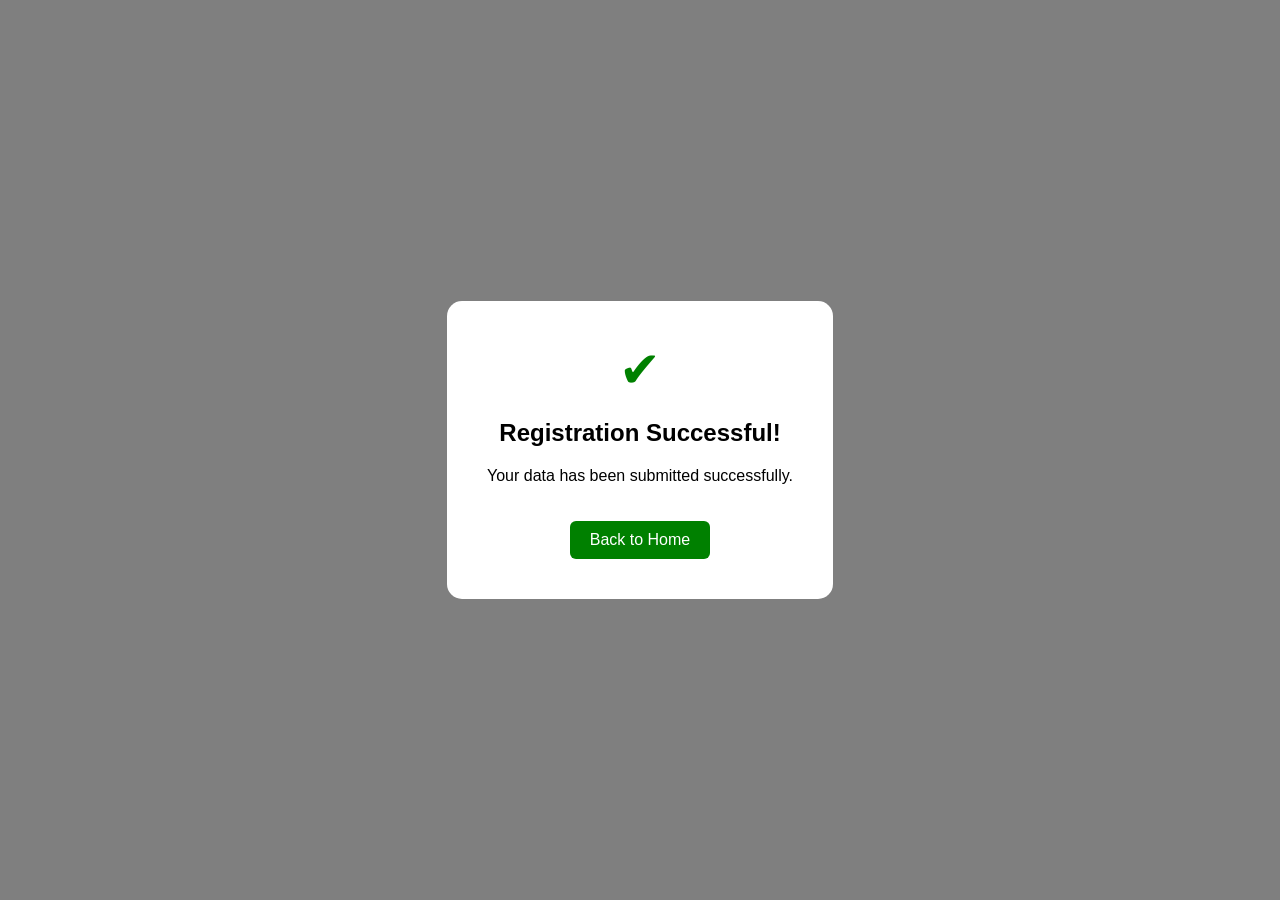
<file: action.html>
<!DOCTYPE html>
<html lang="en">
<head>
<meta charset="UTF-8">
<meta name="viewport" content="width=device-width, initial-scale=1.0">
<title>Success</title>

<style>
body {
    font-family: Arial;
    background-image: url("https://images.unsplash.com/photo-1464226184884-fa280b87c399");
    background-size: cover;
    background-position: center;
    display: flex;
    justify-content: center;
    align-items: center;
    height: 100vh;
    margin: 0;
}

/* Overlay */
body::before {
    content: "";
    position: absolute;
    top:0; left:0; right:0; bottom:0;
    background: rgba(0,0,0,0.5);
}

/* Card */
.success-card {
    position: relative;
    z-index: 1;
    background: white;
    padding: 40px;
    border-radius: 15px;
    text-align: center;
    max-width: 400px;
}

/* Icon */
.icon {
    font-size: 50px;
    color: green;
}

/* Button */
a {
    display: inline-block;
    margin-top: 20px;
    padding: 10px 20px;
    background: green;
    color: white;
    text-decoration: none;
    border-radius: 6px;
}

a:hover {
    background: darkgreen;
}
</style>

</head>

<body>

<div class="success-card">

<div class="icon">✔</div>

<h2>Registration Successful!</h2>

<p>Your data has been submitted successfully.</p>

<a href="index.html">Back to Home</a>

</div>

</body>
</html>
</file>
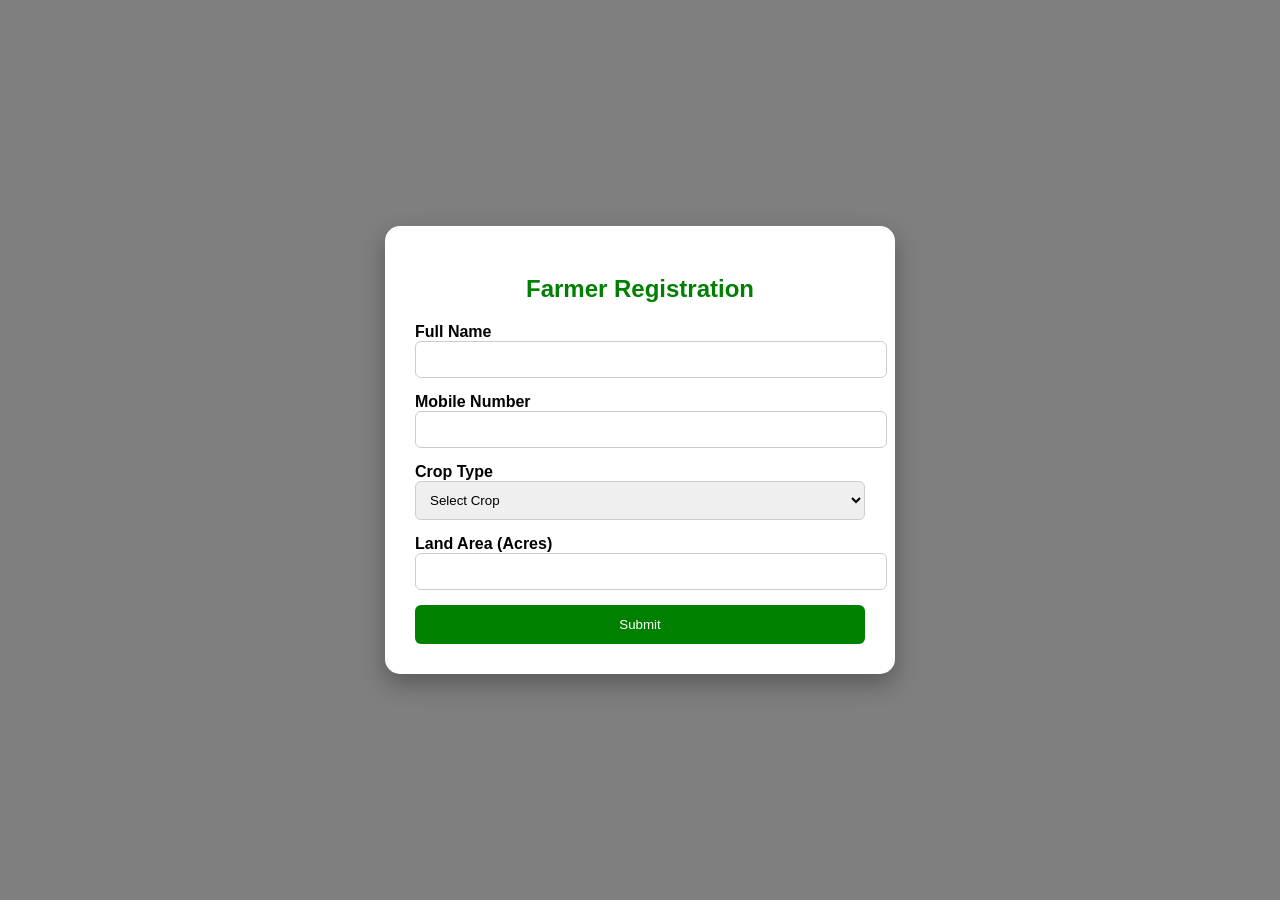
<file: contact.html>
<!DOCTYPE html>
<html lang="en">
<head>
<meta charset="UTF-8">
<meta name="viewport" content="width=device-width, initial-scale=1.0">
<title>Farmer Registration</title>

<style>
body {
    font-family: Arial;
    background-image: url("https://images.unsplash.com/photo-1500382017468-9049fed747ef");
    background-size: cover;
    background-position: center;
    display: flex;
    justify-content: center;
    align-items: center;
    height: 100vh;
    margin: 0;
}

/* Overlay */
body::before {
    content: "";
    position: absolute;
    top:0; left:0; right:0; bottom:0;
    background: rgba(0,0,0,0.5);
}

/* Form card */
.form-card {
    position: relative;
    z-index: 1;
    background: white;
    width: 100%;
    max-width: 450px;
    padding: 30px;
    border-radius: 15px;
    box-shadow: 0 10px 25px rgba(0,0,0,0.3);
}

/* Heading */
h2 {
    color: green;
    text-align: center;
    margin-bottom: 20px;
}

/* Labels */
label {
    font-weight: bold;
}

/* Inputs */
input, select {
    width: 100%;
    padding: 10px;
    margin-bottom: 15px;
    border-radius: 6px;
    border: 1px solid #ccc;
}

/* Button */
button {
    background: green;
    color: white;
    padding: 12px;
    width: 100%;
    border: none;
    border-radius: 6px;
    cursor: pointer;
}

button:hover {
    background: darkgreen;
}
</style>

</head>

<body>

<div class="form-card">
<h2>Farmer Registration</h2>

<form action="action.html">

<label>Full Name</label>
<input type="text" required>

<label>Mobile Number</label>
<input type="tel" required>

<label>Crop Type</label>
<select required>
<option value="">Select Crop</option>
<option>Wheat</option>
<option>Rice</option>
<option>Maize</option>
<option>Fruits</option>
<option>Vegetables</option>
</select>

<label>Land Area (Acres)</label>
<input type="number">

<button type="submit">Submit</button>

</form>
</div>

</body>
</html>
</file>
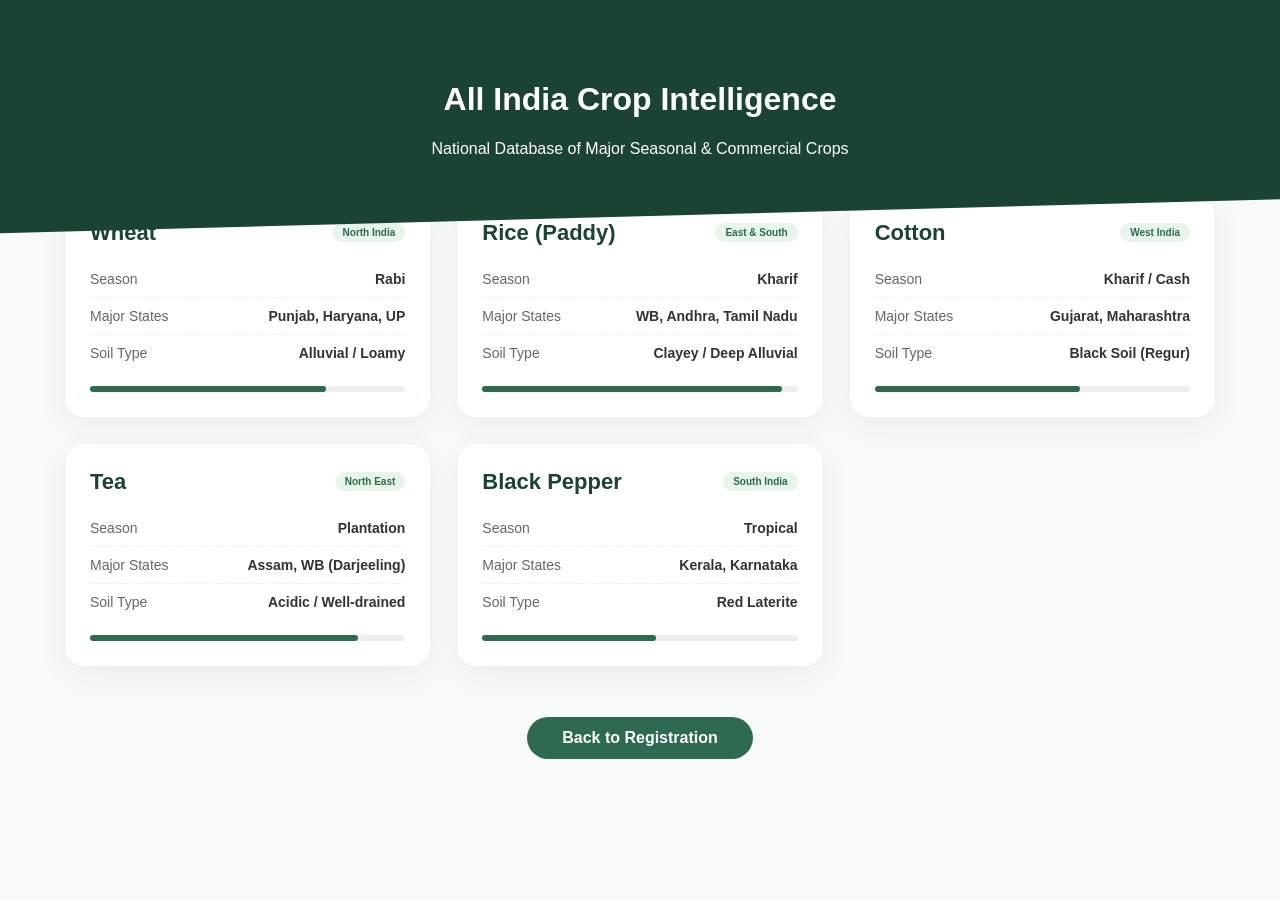
<file: crops.html>
<!DOCTYPE html>
<html lang="en">
<head>
    <meta charset="UTF-8">
    <meta name="viewport" content="width=device-width, initial-scale=1.0">
    <title>All India Crop Database</title>
    <style>
        :root {
            --dark-green: #1b4332;
            --mid-green: #2d6a4f;
            --soft-white: #f8faf8;
        }
        body {
            font-family: 'Segoe UI', sans-serif;
            background-color: var(--soft-white);
            margin: 0;
            display: flex;
            flex-direction: column;
            align-items: center;
        }
        .hero {
            width: 100%;
            background: var(--dark-green);
            color: white;
            padding: 60px 20px;
            text-align: center;
            clip-path: polygon(0 0, 100% 0, 100% 85%, 0 100%);
        }
        .grid-layout {
            display: grid;
            grid-template-columns: repeat(auto-fit, minmax(320px, 1fr));
            gap: 25px;
            max-width: 1200px;
            width: 90%;
            margin-top: -40px;
            padding-bottom: 50px;
        }
        .info-panel {
            background: white;
            border-radius: 20px;
            padding: 25px;
            box-shadow: 0 10px 30px rgba(0,0,0,0.05);
            border: 1px solid #eef2ee;
            transition: 0.3s;
        }
        .info-panel:hover {
            transform: translateY(-10px);
            border-color: var(--mid-green);
        }
        .crop-header {
            display: flex;
            justify-content: space-between;
            align-items: center;
            margin-bottom: 15px;
        }
        .crop-name { font-size: 22px; font-weight: 800; color: var(--dark-green); }
        .region-tag {
            font-size: 10px;
            background: #e8f5e9;
            color: var(--mid-green);
            padding: 4px 10px;
            border-radius: 50px;
            font-weight: bold;
        }
        .data-row {
            display: flex;
            justify-content: space-between;
            padding: 10px 0;
            border-bottom: 1px dashed #eee;
            font-size: 14px;
        }
        .label { color: #666; }
        .value { font-weight: 600; color: #333; }
        
        .progress-bar {
            height: 6px;
            background: #eee;
            border-radius: 10px;
            margin-top: 15px;
        }
        .progress-fill { height: 100%; background: var(--mid-green); border-radius: 10px; }
        
        .btn-back {
            margin-bottom: 60px;
            padding: 12px 35px;
            background: var(--mid-green);
            color: white;
            text-decoration: none;
            border-radius: 50px;
            font-weight: bold;
            transition: 0.3s;
        }
        .btn-back:hover { background: var(--dark-green); }
    </style>
</head>
<body>

<div class="hero">
    <h1>All India Crop Intelligence</h1>
    <p>National Database of Major Seasonal & Commercial Crops</p>
</div>

<div class="grid-layout">
    <div class="info-panel">
        <div class="crop-header">
            <span class="crop-name">Wheat</span>
            <span class="region-tag">North India</span>
        </div>
        <div class="data-row"><span class="label">Season</span><span class="value">Rabi</span></div>
        <div class="data-row"><span class="label">Major States</span><span class="value">Punjab, Haryana, UP</span></div>
        <div class="data-row" style="border:none;"><span class="label">Soil Type</span><span class="value">Alluvial / Loamy</span></div>
        <div class="progress-bar"><div class="progress-fill" style="width: 75%;"></div></div>
    </div>

    <div class="info-panel">
        <div class="crop-header">
            <span class="crop-name">Rice (Paddy)</span>
            <span class="region-tag">East & South</span>
        </div>
        <div class="data-row"><span class="label">Season</span><span class="value">Kharif</span></div>
        <div class="data-row"><span class="label">Major States</span><span class="value">WB, Andhra, Tamil Nadu</span></div>
        <div class="data-row" style="border:none;"><span class="label">Soil Type</span><span class="value">Clayey / Deep Alluvial</span></div>
        <div class="progress-bar"><div class="progress-fill" style="width: 95%;"></div></div>
    </div>

    <div class="info-panel">
        <div class="crop-header">
            <span class="crop-name">Cotton</span>
            <span class="region-tag">West India</span>
        </div>
        <div class="data-row"><span class="label">Season</span><span class="value">Kharif / Cash</span></div>
        <div class="data-row"><span class="label">Major States</span><span class="value">Gujarat, Maharashtra</span></div>
        <div class="data-row" style="border:none;"><span class="label">Soil Type</span><span class="value">Black Soil (Regur)</span></div>
        <div class="progress-bar"><div class="progress-fill" style="width: 65%;"></div></div>
    </div>

    <div class="info-panel">
        <div class="crop-header">
            <span class="crop-name">Tea</span>
            <span class="region-tag">North East</span>
        </div>
        <div class="data-row"><span class="label">Season</span><span class="value">Plantation</span></div>
        <div class="data-row"><span class="label">Major States</span><span class="value">Assam, WB (Darjeeling)</span></div>
        <div class="data-row" style="border:none;"><span class="label">Soil Type</span><span class="value">Acidic / Well-drained</span></div>
        <div class="progress-bar"><div class="progress-fill" style="width: 85%;"></div></div>
    </div>

    <div class="info-panel">
        <div class="crop-header">
            <span class="crop-name">Black Pepper</span>
            <span class="region-tag">South India</span>
        </div>
        <div class="data-row"><span class="label">Season</span><span class="value">Tropical</span></div>
        <div class="data-row"><span class="label">Major States</span><span class="value">Kerala, Karnataka</span></div>
        <div class="data-row" style="border:none;"><span class="label">Soil Type</span><span class="value">Red Laterite</span></div>
        <div class="progress-bar"><div class="progress-fill" style="width: 55%;"></div></div>
    </div>
</div>

<a href="index.html" class="btn-back">Back to Registration</a>

</body>
</html>
</file>
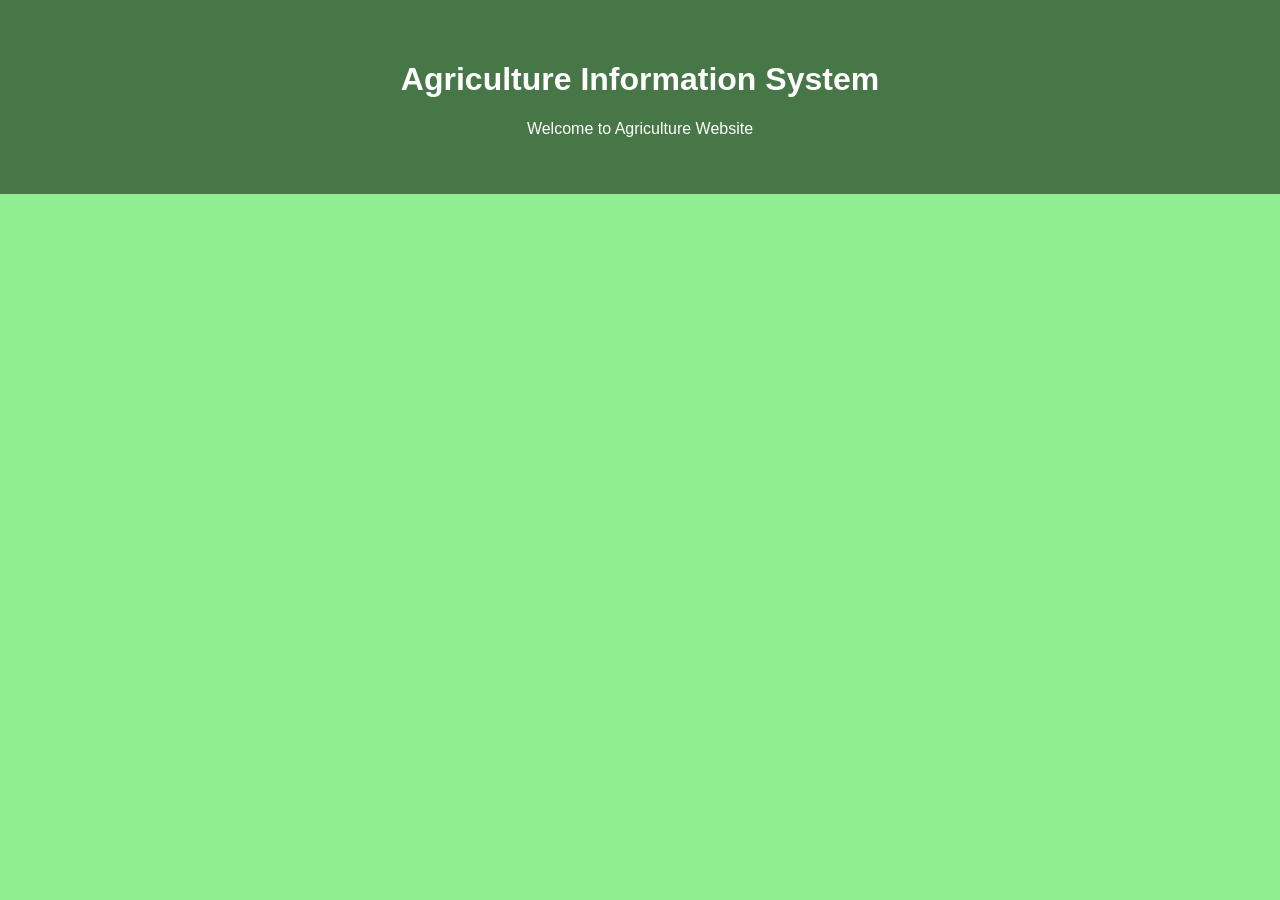
<file: header.html>
<!DOCTYPE html>
<html>
<head>
<link rel="stylesheet" href="style.css">
</head>

<body>

<div class="header">
<h1>Agriculture Information System</h1>
<p>Welcome to Agriculture Website</p>
</div>

</body>
</html>
</file>
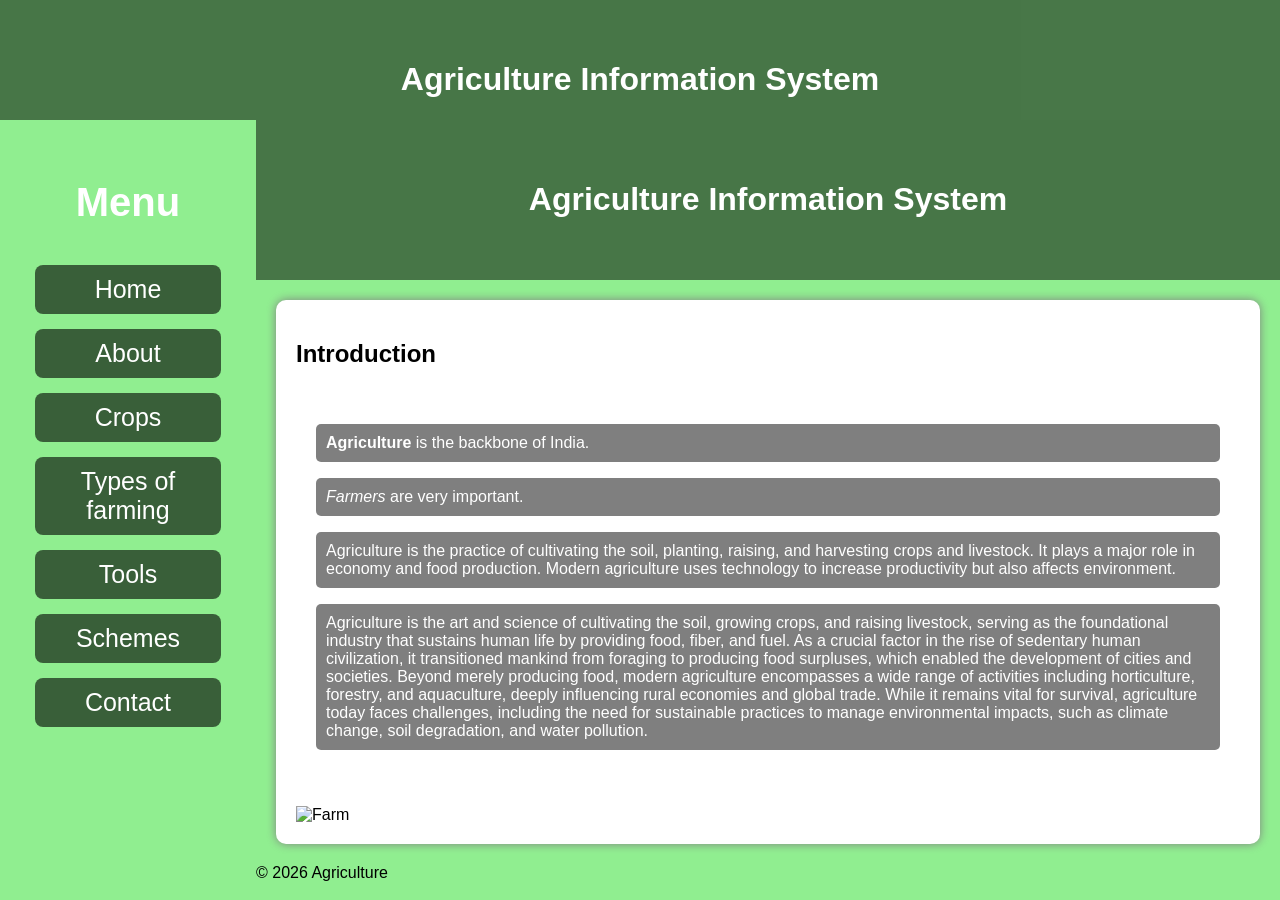
<file: main.html>
<!DOCTYPE html>
<html>
<head>
<title>Agriculture Website</title>
</head>

<frameset rows="120,*" border="0">

    <frame src="header.html">

    <frameset cols="20%,*">
        <frame src="menu.html">
        <frame src="index.html" name="content">
    </frameset>

</frameset>

</html>
</file>
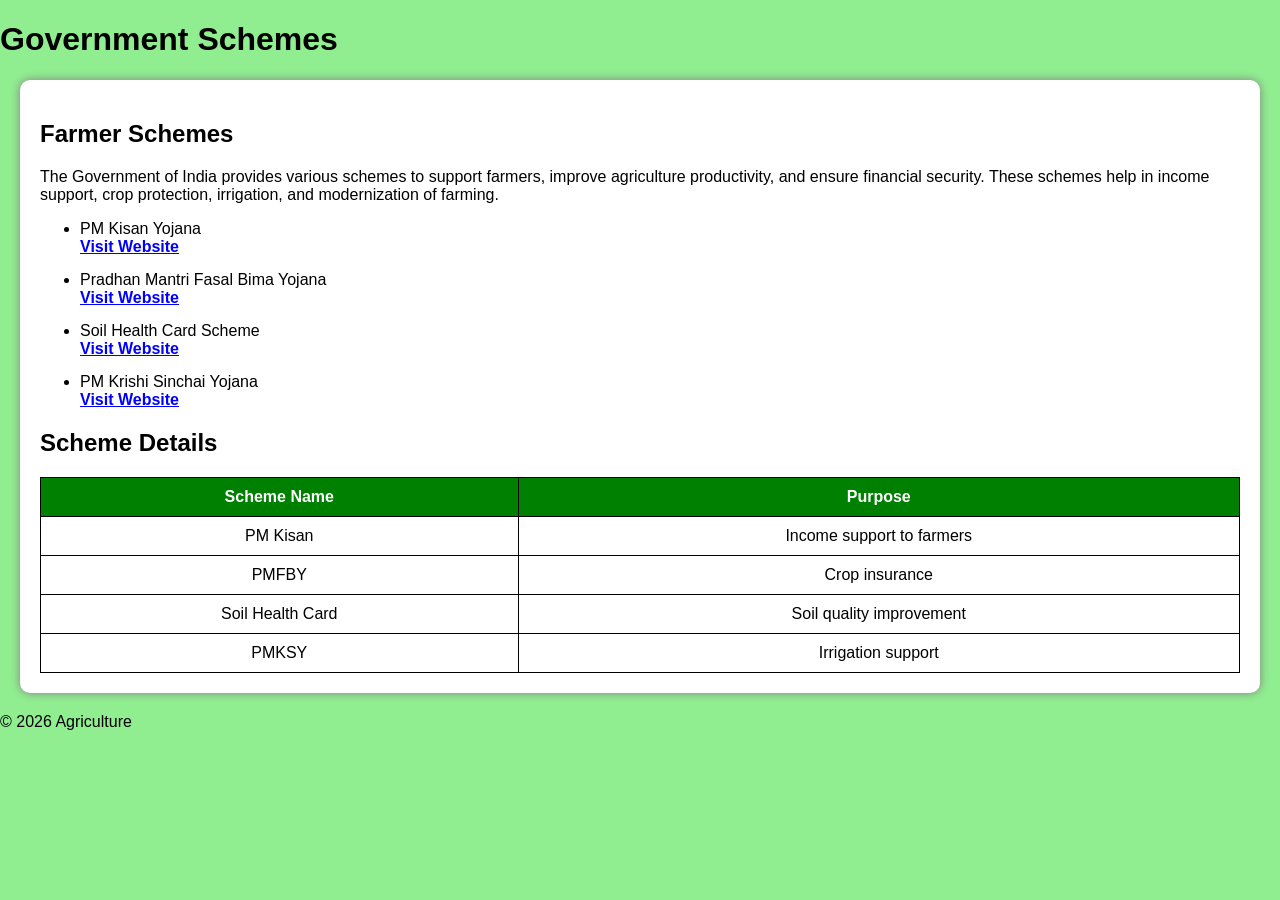
<file: schemes.html>
<!DOCTYPE html>
<html>
<head>
<title>Schemes</title>
<meta name="viewport" content="width=device-width, initial-scale=1.0">
<link rel="stylesheet" href="style.css">

<style>
/* Extra styling */
ul li {
    margin-bottom: 15px;
}

a {
    color: blue;
    font-weight: bold;
}

a:hover {
    color: green;
}

/* Table style */
table {
    width: 100%;
    margin-top: 20px;
    border-collapse: collapse;
    background: white;
    color: black;
}

th, td {
    border: 1px solid black;
    padding: 10px;
    text-align: center;
}

th {
    background: green;
    color: white;
}

tr:hover {
    background: #ccffcc;
}
</style>

</head>

<body>

<header>
<h1>Government Schemes</h1>
</header>

<section>

<h2>Farmer Schemes</h2>

<p>
The Government of India provides various schemes to support farmers,
improve agriculture productivity, and ensure financial security.
These schemes help in income support, crop protection, irrigation,
and modernization of farming.
</p>

<!-- LIST OF SCHEMES -->
<ul>

<li>
PM Kisan Yojana <br>
<a href="https://pmkisan.gov.in" target="_blank">Visit Website</a>
</li>

<li>
Pradhan Mantri Fasal Bima Yojana <br>
<a href="https://pmfby.gov.in" target="_blank">Visit Website</a>
</li>

<li>
Soil Health Card Scheme <br>
<a href="https://soilhealth.dac.gov.in" target="_blank">Visit Website</a>
</li>

<li>
PM Krishi Sinchai Yojana <br>
<a href="https://pmksy.gov.in" target="_blank">Visit Website</a>
</li>

</ul>

<!-- TABLE (IMPORTANT FOR MARKS) -->
<h2>Scheme Details</h2>

<table>
<tr>
<th>Scheme Name</th>
<th>Purpose</th>
</tr>

<tr>
<td>PM Kisan</td>
<td>Income support to farmers</td>
</tr>

<tr>
<td>PMFBY</td>
<td>Crop insurance</td>
</tr>

<tr>
<td>Soil Health Card</td>
<td>Soil quality improvement</td>
</tr>

<tr>
<td>PMKSY</td>
<td>Irrigation support</td>
</tr>

</table>

</section>

<footer>© 2026 Agriculture</footer>

</body>
</html>
</file>
<file: style.css>
body {
    font-family: Arial;
    margin: 0;
    background-color: lightgreen;
}

/* Header with background image */
.header {
    background-image: url("https://images.unsplash.com/photo-1500382017468-9049fed747ef");
    background-size: cover;
    background-position: center;
    color: white;
    text-align: center;
    padding: 40px;
    position: relative;
}

/* Dark overlay */
.header::before {
    content: "";
    position: absolute;
    top: 0;
    left: 0;
    right: 0;
    bottom: 0;
    background: rgba(0,0,0,0.5);
}

/* Text above overlay */
.header h1,
.header p {
    position: relative;
    z-index: 1;
}

/* Section card */
section {
    background: white;
    margin: 20px;
    padding: 20px;
    border-radius: 10px;
    box-shadow: 0px 0px 10px gray;
}

/* Images responsive */
img {
    max-width: 100%;
    height: auto;
}

/* Paragraph background box */
.para-box {
    background-image: url("https://images.unsplash.com/photo-1464226184884-fa280b87c399");
    background-size: cover;
    background-position: center;
    padding: 20px;
    color: white;
    border-radius: 10px;
    margin-bottom: 20px;
}

/* Optional overlay for readability */
.para-box p {
    background: rgba(0,0,0,0.5);
    padding: 10px;
    border-radius: 5px;
}
</file>
